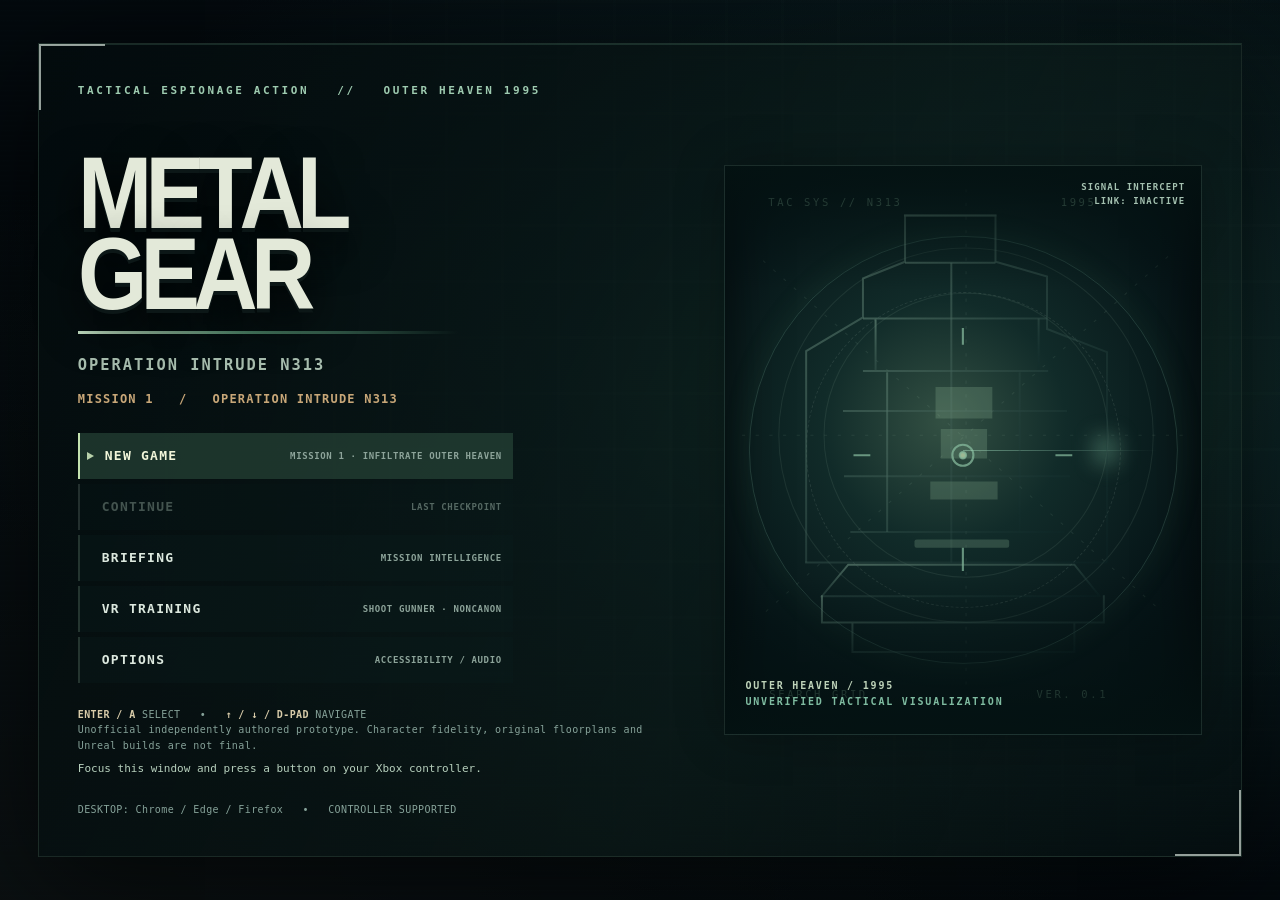
<file: browser/index.html>
<!doctype html>
<html lang="en">
<head>
<meta charset="UTF-8"><meta name="viewport" content="width=device-width,initial-scale=1.0,viewport-fit=cover">
<meta name="theme-color" content="#091215">
<title>Metal Gear — Operation Intrude N313 | Campaign Playtest</title>
<style>
:root{color-scheme:dark;font-family:Inter,ui-sans-serif,system-ui,Segoe UI,Arial,sans-serif;color:#e9eee9;background:#071113}*{box-sizing:border-box}
html,body{margin:0;width:100%;height:100%;overflow:hidden;background:#050b0d}canvas#gl{display:block;width:100%;height:100%;touch-action:none}
#grain{pointer-events:none;position:fixed;inset:0;background:radial-gradient(ellipse at 50% 40%,transparent 40%,#01050799 100%);z-index:2}
/* Impact cue: peripheral only, over player view but below tactical HUD. */
#damageFlash{pointer-events:none;position:fixed;inset:-20%;z-index:2;opacity:0;transform-origin:center;background:radial-gradient(ellipse at center,transparent 25%,#85282125 55%,#cf3d2d94 90%,#ed735475 100%);transition:opacity .08s linear;mix-blend-mode:screen}
#hud{position:fixed;inset:0;pointer-events:none;z-index:3;text-shadow:0 2px 8px #000b}
#top{position:absolute;top:22px;left:28px;right:28px;display:flex;align-items:start;justify-content:space-between;gap:16px}
#brand small{font-size:10px;letter-spacing:.28em;color:#aac7b7}#brand strong{display:block;font-size:17px;letter-spacing:.11em;font-weight:800;color:#e7e8db}
#meta{display:flex;flex-direction:column;align-items:flex-end;gap:5px;font:12px ui-monospace,Consolas,monospace;color:#9fc1b0}
#objective{position:absolute;top:102px;left:28px;max-width:500px;background:#07191cb5;border-left:3px solid #85d7aa;padding:12px 16px;border-radius:0 8px 8px 0}
#objective .kicker{color:#70bd9c;font:10px ui-monospace,monospace;letter-spacing:.2em}#objective .detail{font-size:14px;font-weight:650;line-height:1.5;margin-top:4px}
#hint{font-size:12px;color:#dfd3a7;margin-top:6px}#hint:empty{display:none}
#reticle{position:absolute;left:50%;top:50%;width:24px;height:24px;transform:translate(-50%,-50%);opacity:0;transition:opacity .1s}
#reticle:before,#reticle:after{content:"";position:absolute;background:#e5ece0;box-shadow:0 0 5px #000}#reticle:before{width:2px;height:24px;left:11px}#reticle:after{height:2px;width:24px;top:11px}
#subtitle{position:absolute;bottom:90px;left:50%;transform:translateX(-50%);width:min(90%,710px);text-align:center;font-size:16px;line-height:1.5;white-space:pre-line;font-weight:600;color:#f4f2dc;background:#061115cc;border:1px solid #405d57;padding:12px 18px;border-radius:6px;opacity:0;transition:opacity .2s}
#prompt{position:absolute;bottom:164px;left:50%;transform:translateX(-50%);color:#e5edcf;background:#09211adb;border:1px solid #85bf9b99;padding:8px 14px;border-radius:4px;font-size:12px;letter-spacing:.06em;opacity:0}
#bottom{position:absolute;left:28px;right:28px;bottom:18px;display:flex;justify-content:space-between;align-items:end;gap:16px}
#status{font:12px ui-monospace,Consolas,monospace;color:#adbfac;line-height:1.7}#controls{font:11px ui-monospace,Consolas,monospace;color:#b1b9ae;text-align:right;line-height:1.6}
#alert{position:absolute;top:18px;left:50%;transform:translateX(-50%);font:700 13px ui-monospace,monospace;letter-spacing:.26em;color:#ff6d67;background:#3f1118cf;border:1px solid #af3632;padding:8px 20px;opacity:0}
#meters{margin-top:7px;display:flex;gap:3px}#meters b{height:5px;width:25px;background:#385448}#meters b.on{background:#9bddb0}#meters b.alert.on{background:#ef7c6a}
#tutorial{position:absolute;left:28px;bottom:123px;width:min(410px,43vw);background:#071b1bdb;border-left:3px solid #9cc7a2;border-radius:0 6px 6px 0;padding:10px 14px;opacity:0;transition:opacity .22s}
#tutorial strong{display:block;letter-spacing:.14em;color:#a6dfb9;font:700 11px ui-monospace,monospace}
#tutorial span{font-size:12px;line-height:1.5;display:block;margin-top:4px}
#equip{position:absolute;right:25px;bottom:145px;width:260px;display:none;background:#07191ced;border:1px solid #607d65;padding:13px;border-radius:4px;font:12px ui-monospace,monospace}
#equip .kicker{font-size:10px;letter-spacing:.10em;color:#aee7bd;margin-bottom:10px}
#equip .slot{padding:8px 5px;margin-bottom:3px;border-bottom:1px solid #364e49}
#equip .slot.picked{color:#f3dea7;background:#264234}
#equip .slot.locked{color:#dd8a78}
#equip small{color:#a7c0b0;font-size:10px;line-height:1.5;display:block;margin-top:8px}
#radarBox{position:absolute;top:93px;right:28px;border:1px solid #547a68;background:#061719dc;padding:7px;width:198px}
#radarTitle{font:10px ui-monospace,monospace;letter-spacing:.1em;color:#98dbb1;margin-bottom:5px}
#radar{display:block;width:182px;height:140px}
#radarLegend{border-top:1px solid #37574d;padding-top:5px;color:#9bcdb1;font:8px ui-monospace,monospace;letter-spacing:.035em;white-space:nowrap;text-shadow:none}
.checklabel{display:flex;gap:9px;align-items:center;color:#d3e2d3;font-size:12px;margin:10px 0 14px}
.checklabel input{accent-color:#9acfaa}
#intro,#pause,#intel,#complete,#missionFail{position:fixed;inset:0;display:flex;align-items:center;justify-content:center;z-index:7;background:linear-gradient(130deg,#030d10ef,#07191ddf);padding:24px}
#pause,#intel,#complete,#missionFail{display:none}
.panel{width:min(94vw,620px);border:1px solid #3e5b58;background:#08181bfa;box-shadow:0 28px 100px #000c;padding:33px 35px;border-radius:6px}
.eyebrow{font:11px ui-monospace,Consolas,monospace;letter-spacing:.28em;color:#7dc29e}
h1{font-size:clamp(26px,4.8vw,42px);line-height:1.08;letter-spacing:-.03em;margin:12px 0}h2{font-size:25px;margin:9px 0 18px}p{line-height:1.58;color:#c5cec7;font-size:14px}p em{color:#e9e3c1;font-style:normal}strong{color:#f0f3e8}
.rule{border-top:1px solid #31514b;margin:19px 0}button{pointer-events:auto;cursor:pointer;background:#a8d9b8;color:#081611;border:0;border-radius:3px;padding:12px 20px;font-weight:800;text-transform:uppercase;letter-spacing:.08em;font-size:12px}button:hover{background:#d0ecd3}button.secondary{background:transparent;color:#d0e5d3;border:1px solid #536e62;margin-left:7px}button.secondary:hover{background:#19342e}
.tag{font-size:10px;text-transform:uppercase;letter-spacing:.12em;color:#d5b788;border:1px solid #977e55;padding:5px 7px;display:inline-block;margin-bottom:6px}
#fail{position:absolute;top:48%;width:100%;text-align:center;color:#f7bcae;background:#470f18a8;padding:18px;z-index:5;display:none;font-size:22px;font-weight:bold}
@media(max-width:700px){#top{top:13px;left:13px;right:13px}#brand strong{font-size:12px}#meta{font-size:10px}#objective{top:75px;left:12px;right:12px;max-width:none;padding:9px}#objective .detail{font-size:12px}#bottom{left:12px;right:12px;bottom:12px}#controls{max-width:180px;font-size:9px}#subtitle{bottom:105px;font-size:13px}#tutorial{left:12px;bottom:118px;width:min(390px,75vw)}#equip{right:12px;bottom:184px;width:220px}#radarBox{top:176px;right:12px;width:132px;padding:5px}#radar{width:120px;height:96px}#radarLegend{font-size:7px;white-space:normal}.panel{padding:24px}}

/* Tactical HUD v0.5: legible MGS-inspired instrumentation, original typography. */
#brand strong{color:#e6f1e6;text-shadow:0 2px 11px #081c19;letter-spacing:.145em}
#brand small{color:#8fcbb7}
#objective{background:linear-gradient(100deg,#092123ed,#0b2427c4);border-left:3px solid #80e2ae;border-top:1px solid #365b52;border-bottom:1px solid #365b52;box-shadow:0 12px 20px #0006}
#objective:before{content:'OPERATION // INTRUDE N313';position:absolute;right:12px;top:8px;font:8px ui-monospace,monospace;letter-spacing:.12em;color:#749888}
#radarBox{background:linear-gradient(145deg,#091f21fa,#030d10ee);border:1px solid #568578;box-shadow:0 4px 28px #000a,inset 0 0 0 2px #081415}
#radarTitle{border-bottom:1px solid #416b62;padding-bottom:6px;font-size:10px}
#radar{filter:drop-shadow(0 0 5px #53bc9040)}
#alert{font-weight:900;letter-spacing:.2em;padding:10px 20px;border:2px solid #ec735a;box-shadow:0 0 18px #d4383c55}
#subtitle{background:linear-gradient(95deg,#061417f5,#0e282bdc,#061417f5);border-top:2px solid #7dbda6;border-bottom:2px solid #7dbda6;box-shadow:0 8px 30px #0009}
#status{font-size:11px;background:#081d1dc9;border-left:2px solid #7aaf9c;padding:7px 10px}
#equip{background:linear-gradient(115deg,#091c1bf8,#071115f5);border:1px solid #80b4a3;border-top:3px solid #9bd3ae;box-shadow:0 0 22px #000b}
#equip .slot{padding:10px 7px;font-size:12px;transition:background .13s}
#equip .slot.picked{background:#34594b;color:#f7e5ab;border-left:2px solid #e4c786}
#equip .slot.locked{color:#cf827b}
#lifeBox{position:absolute;left:28px;bottom:85px;width:256px;background:#071a1ada;border:1px solid #4e786b;padding:9px 11px;box-shadow:0 2px 22px #0008}
#lifeTop{display:flex;justify-content:space-between;letter-spacing:.13em;color:#a4d9b8;font:700 10px ui-monospace,monospace}
#lifeTrack{height:10px;background:#1c302e;border:1px solid #3e5b53;margin-top:7px}
#lifeFill{height:100%;width:100%;background:linear-gradient(90deg,#447a6a,#8bd2ad);transition:width .16s}
#coverFeedback{position:absolute;right:27px;top:292px;max-width:240px;text-align:right;font:700 10px ui-monospace,monospace;letter-spacing:.05em;line-height:1.5;color:#e3a77e;text-shadow:0 1px 7px black}
#coverFeedback[data-safe=yes]{color:#93dfb3}
#hud:after{content:'';position:absolute;inset:0;pointer-events:none;background:repeating-linear-gradient(0deg,transparent 0px,transparent 4px,#050f1110 5px);opacity:.22;mix-blend-mode:multiply}
@media(max-width:700px){#lifeBox{left:12px;bottom:89px;width:190px;padding:7px}#coverFeedback{right:10px;top:286px;max-width:130px;font-size:8px}#objective:before{display:none}}

#foxBox{position:absolute;left:28px;bottom:160px;width:256px;background:#071c20e6;border:1px solid #438b99;padding:9px 11px;box-shadow:0 3px 22px #000b}
#foxBox .foxTop{display:flex;justify-content:space-between;color:#afe2f0;font:700 10px ui-monospace,monospace;letter-spacing:.06em}
#foxTrack{height:9px;background:#1b2e34;border:1px solid #426b72;margin-top:7px}
#foxFill{height:100%;width:100%;background:linear-gradient(90deg,#367889,#a2dfea);transition:width .16s}
#foxTactics{font:10px ui-monospace,monospace;color:#8cbaca;margin-top:5px}
#foxBox[data-danger=yes] #foxFill{background:linear-gradient(90deg,#a22c37,#ee8870)}
@media(max-width:700px){#foxBox{left:12px;bottom:161px;width:190px;padding:7px}}

/* Earned end-state: a visible security shutter, not just a congratulatory line. */
#endPanel{width:min(94vw,720px);border-top:3px solid #95d3b0;background:linear-gradient(125deg,#0a1b1d,#061014);}
#endPanel h1{font-size:clamp(32px,5vw,50px);color:#c9f1d7;letter-spacing:.04em;margin-bottom:10px}
#endPanel p{margin:11px 0;font-size:13px}
#endPanel #stats{color:#edcf8f;font:700 13px ui-monospace,monospace;padding:13px;background:#132c29;border-left:2px solid #9fe8b2}
#secureSequence{height:150px;background:radial-gradient(ellipse at 50% 15%,#325049,#061011);border:1px solid #467c66;position:relative;overflow:hidden;margin:15px 0 8px}
.blastGate{position:absolute;inset:9px 12px 30px;border:8px ridge #4e6663;background:#152b2c;overflow:hidden}
.gateLeft,.gateRight{position:absolute;top:0;bottom:0;width:50%;background:repeating-linear-gradient(0deg,#425653 0 17px,#253a3b 18px 22px);border:3px solid #74908a;transition:transform 1.2s ease}
.gateLeft{left:0;transform:translateX(-100%)}.gateRight{right:0;transform:translateX(100%)}
#secureSequence.played .gateLeft,#secureSequence.played .gateRight{transform:translateX(0)}
.gateSeam{position:absolute;left:calc(50% - 4px);top:0;height:100%;width:8px;background:#acbb8d;opacity:.7}
.sealReadout{position:absolute;left:0;right:0;bottom:0;padding:6px;background:#071f1c;color:#c3ead0;text-align:center;font:700 11px ui-monospace,monospace;letter-spacing:.13em}
.signalLamp{color:#65f6a4;text-shadow:0 0 9px #6fda96}
@media(max-height:650px){#endPanel{padding:15px 22px}#secureSequence{height:88px}#endPanel p{margin:6px 0}}
.padReadout{font:11px/1.5 ui-monospace,monospace;color:#b7d0bd;margin:8px 0;overflow-wrap:anywhere}#intro .panel{max-height:92vh;overflow:auto}

/* MGS equipment affordance: scroll rather than a long inventory dump.
   Real input/equip state is held in game.js, this is a non-interactive view. */
#equip{bottom:125px;left:22px;right:auto;width:min(630px,calc(100vw - 44px));
 padding:14px 16px 12px;z-index:5;pointer-events:none;overflow:hidden;
 background:linear-gradient(125deg,#061113fa,#0c2727f0 78%,#071619fa)}
#equip[data-category=weapons]{left:auto;right:22px}
#equip .mg-strip-heading{display:flex;justify-content:space-between;align-items:center;
 font:700 10px ui-monospace,Consolas,monospace;color:#a9e2b8;letter-spacing:.14em}
#equip .mg-strip-heading span:last-child{color:#839c8e}
#equip .mg-strip-track{display:grid;grid-template-columns:repeat(5,minmax(0,1fr));
 align-items:center;gap:6px;margin:9px 0 8px;min-height:112px}
#equip .mg-strip-card{position:relative;text-align:center;min-width:0;min-height:85px;
 padding:9px 3px 6px;display:flex;flex-direction:column;justify-content:center;
 border:1px solid #3d665c;background:#102325a8;opacity:.65;filter:saturate(.65);
 transform:scale(.88);transition:transform .12s ease,background .12s ease,opacity .12s ease}
#equip .mg-strip-card[data-offset="-2"],#equip .mg-strip-card[data-offset="2"]{
 opacity:.35;transform:scale(.78)}
#equip .mg-strip-card[data-current="true"]{opacity:1;transform:scale(1);
 border:2px solid #d4e9ba;background:#20483b;box-shadow:0 0 15px #75b99a55;
 filter:none;min-height:108px}
#equip .mg-strip-card[data-unavailable="true"]{border-style:dashed;filter:grayscale(.9)}
#equip .mg-strip-card[data-empty="true"]{visibility:hidden;opacity:0}
#equip .mg-strip-icon{font:700 26px ui-monospace,monospace;color:#d6ead2;line-height:1.1}
#equip .mg-strip-name{font:700 10px ui-monospace,monospace;color:#d6ecd9;
 overflow:hidden;text-overflow:ellipsis;white-space:nowrap;margin-top:6px}
#equip .mg-strip-count{font:10px ui-monospace,monospace;color:#f1dca7;margin-top:4px}
#equip .mg-strip-footer{font:11px ui-monospace,monospace;line-height:1.4;
 color:#b4c8ba;border-top:1px solid #385c50;padding-top:7px;min-height:31px}
#equip .mg-strip-current{text-align:center;font:700 12px ui-monospace,monospace;
 letter-spacing:.04em;color:#f6e5bb}
@media(max-width:700px){
 #equip,#equip[data-category=weapons]{left:9px;right:9px;width:auto;bottom:164px;padding:9px}
 #equip .mg-strip-track{gap:3px;min-height:90px}
 #equip .mg-strip-card{padding:5px 0;min-height:65px}
 #equip .mg-strip-card[data-current="true"]{min-height:89px}
 #equip .mg-strip-icon{font-size:19px}
 #equip .mg-strip-name{font-size:8px}
 #equip .mg-strip-footer{font-size:9px}
}
@media(prefers-reduced-motion:reduce){
 #equip .mg-strip-card{transition:none}
}
</style>
<link rel="stylesheet" href="title_screen.css">
</head><body>
<canvas id="gl" aria-label="Real-time third person 3D prison infiltration game"></canvas><div id="grain"></div><div id="damageFlash" aria-hidden="true"></div>
<div id="hud"><div id="top"><div id="brand"><small>OUTER HEAVEN • 1995</small><strong>METAL GEAR <span style="color:#84cfaa">//</span> N313</strong></div><div id="meta"><span id="controller">KEYBOARD + MOUSE</span><span id="quality">PERFORMANCE</span><span id="fps">60 FPS TARGET</span></div></div>
<div id="objective"><div class="kicker" id="phase">INFILTRATION</div><div class="detail" id="obj">Contact the prisoner.</div><div id="hint"></div><div id="propertyCaption" class="detail"></div><div id="meters"></div></div><div id="alert">ENEMY ALERT</div><div id="radarBox"><div id="radarTitle">FIELD MAP</div><canvas id="radar" width="182" height="140" aria-label="Guard facing directions, obstacle-clipped visual ranges, Snake and Gray Fox positions; radar becomes unavailable during enemy alert"></canvas><div id="radarLegend" aria-hidden="true">◢ GUARD FOV &nbsp; △ FACING &nbsp; · NEAR DETECTION</div></div><div id="reticle"></div><div id="coverFeedback" aria-live="off"></div><div id="subtitle"></div><div id="prompt"></div><div id="tutorial" role="status" aria-live="polite"><strong id="tutorialTitle"></strong><span id="tutorialBody"></span></div><div id="equip" aria-live="off"></div><div id="foxBox" style="display:none" aria-label="Gray Fox escort health"><div class="foxTop"><span>GRAY FOX // LIFE</span><span id="foxHP">100 / 100</span></div><div id="foxTrack"><div id="foxFill"></div></div><div id="foxTactics">FOLLOWING</div></div><div id="lifeBox"><div id="lifeTop"><span>FOXHOUND // LIFE</span><span id="lifeHP">100 / 100</span></div><div id="lifeTrack"><div id="lifeFill"></div></div></div><div id="bottom"><div id="status">EQUIPMENT: CONFISCATED<br>STANCE: STANDING<br>CHECKPOINT: AUTO</div><div id="controls">WASD MOVE · MOUSE LOOK · E CONTEXT COVER · V COVER · F/N KNOCK · CTRL CROUCH<br>RMB AIM · F TAKEDOWN · J INTEL · ESC PAUSE · R RETRY CHECKPOINT<br>XBOX: LS MOVE · RS CAMERA · A CONTEXT COVER · B CROUCH · X KNOCK/CQC</div></div></div>
<div id="fail"></div>
<div id="intro" class="mg-title" role="dialog" aria-label="Metal Gear 1995 title screen" aria-modal="true">
 <div class="mg-title__grid" aria-hidden="true"></div><div class="mg-title__noise" aria-hidden="true"></div><div class="mg-title__scan" aria-hidden="true"></div>
 <main class="mg-title__composition">
  <section class="mg-title__left" aria-label="Game start menu">
   <div class="mg-title__label">TACTICAL ESPIONAGE ACTION &nbsp; // &nbsp; OUTER HEAVEN 1995</div>
   <h1 class="mg-title__logo" aria-label="Metal Gear"><em>METAL</em><em>GEAR</em></h1>
   <div class="mg-title__divider" aria-hidden="true"></div>
   <div class="mg-title__sub">OPERATION INTRUDE N313</div>
   <div class="mg-title__chapter">MISSION 1 &nbsp; / &nbsp; OPERATION INTRUDE N313</div>
   <nav class="mg-title__menu" aria-label="Main menu">
    <button id="start" class="mg-title__action" data-selected="true">NEW GAME <small>MISSION 1 · INFILTRATE OUTER HEAVEN</small></button>
    <button id="resume" class="mg-title__action" disabled>CONTINUE <small>LAST CHECKPOINT</small></button>
    <button id="brief" class="mg-title__action">BRIEFING <small>MISSION INTELLIGENCE</small></button>
    <button id="rehearse" class="mg-title__action">VR TRAINING <small>SHOOT GUNNER · NONCANON</small></button>
    <button id="menuOptions" class="mg-title__action" aria-expanded="false" aria-controls="menuOptionsPanel">OPTIONS <small>ACCESSIBILITY / AUDIO</small></button>
   </nav>
   <div id="menuOptionsPanel" class="mg-title__options" hidden>
    <label class="checklabel"><input id="rigToggle" type="checkbox"> Review original cast GLBs and animations (Three.js library needs internet)</label>
    <div id="rigStatus" class="mg-title__menu-status">LOCAL CHARACTER RIGS</div>
    <label class="checklabel"><input id="tipsToggle" type="checkbox" checked> Show contextual training prompts (T)</label>
    <label class="checklabel"><input id="voiceToggle" type="checkbox"> Read dialogue aloud with a local device voice</label>
    <div class="mg-title__menu-status">Reduced motion follows your device settings. Gameplay and text remain available without voice audio.</div>
    <a class="mg-title__menu-status" style="display:block;color:#bde5c3;margin-top:12px" href="atlas.html" target="_blank" rel="noopener noreferrer">DEVELOPMENT: OUTER HEAVEN ARCHITECTURE ATLAS · SPOILERS</a>
   </div>
   <p class="mg-title__foot"><strong>ENTER / A</strong> SELECT &nbsp; • &nbsp; <strong>↑ / ↓ / D-PAD</strong> NAVIGATE<br>
   Unofficial independently authored prototype. Character fidelity, original floorplans and Unreal builds are not final.</p>
   <div id="padReadout" class="padReadout" aria-live="off"></div>
   <p id="support" class="mg-title__foot">DESKTOP: Chrome / Edge / Firefox &nbsp; • &nbsp; CONTROLLER SUPPORTED</p>
  </section>
  <div class="mg-title__visual" aria-hidden="true">
   <div class="mg-title__ring"></div><div class="mg-title__sweep"></div>
   <svg viewBox="0 0 430 540" xmlns="http://www.w3.org/2000/svg" role="presentation" focusable="false">
    <defs><linearGradient id="mgMenuSteel" x1="0" y1="0" x2="1" y2="1"><stop stop-color="#769a88" stop-opacity=".72"/><stop offset="1" stop-color="#0e292a" stop-opacity=".3"/></linearGradient></defs>
    <g stroke="#b6d6bc" fill="none" stroke-opacity=".12">
      <circle cx="218" cy="256" r="178"/><circle cx="218" cy="256" r="135"/>
      <path d="M218 22V514M5 256H425M25 90L400 420M410 86L25 426" stroke-dasharray="3 10"/>
    </g>
    <!-- Original abstract Outer Heaven radar display, not a geographical canon map. -->
    <g stroke="url(#mgMenuSteel)" fill="none" stroke-width="1.9" transform="translate(10 25)">
     <path d="M56 352V151L110 119 110 82 150 66 150 22 236 22 236 66 285 80V130L342 152V352"/>
     <path d="M110 120H285M150 67H236M110 170H286M91 208H304M92 270H307M98 323H301"/>
     <path d="M133 171V323M194 67V352M259 171V323"/>
     <path d="M96 354H311L335 384H71Z"/>
     <path d="M122 121L122 169M277 120V169"/>
     <path d="M149 22H237M55 352H342"/>
     <path d="M71 383V409H339V383M100 409V437H311V409"/>
    </g>
    <g fill="#91bb9a" opacity=".30">
      <path d="M189 210h54v30h-54zM194 250h44v28h-44zM184 300h64v17h-64z"/>
      <rect x="169" y="355" width="90" height="8" rx="2"/>
    </g>
    <g stroke="#9ad2b1" stroke-width="2" stroke-opacity=".78" fill="none">
     <path d="M215 170V154M215 363V385M127 275H111M303 275H319"/>
     <circle cx="215" cy="275" r="10"/><circle cx="215" cy="275" r="3" fill="#bbd5a9"/>
    </g>
    <g fill="#9fd3b0" font-family="monospace" font-size="10" letter-spacing="2.5" opacity=".63">
     <text x="30" y="38">TAC SYS // N313</text><text x="308" y="38">1995</text>
     <text x="31" y="506">SEARCH GRID</text><text x="285" y="506">VER. 0.1</text>
    </g>
   </svg>
   <div class="mg-title__corner">SIGNAL INTERCEPT<br>LINK: INACTIVE</div>
   <div class="mg-title__visual-text">OUTER HEAVEN / 1995
    <span>UNVERIFIED TACTICAL VISUALIZATION</span></div>
  </div>
 </main>
 <div id="newGameConfirm" class="mg-title__confirm" hidden role="alertdialog" aria-modal="true" aria-labelledby="newGameConfirmTitle">
  <div class="mg-title__confirm-panel">
   <div class="eyebrow">MISSION DATA / SAVE SLOT 01</div>
   <h2 id="newGameConfirmTitle">START A NEW OPERATION?</h2>
   <p>The current checkpoint will be replaced by a new infiltration. Existing progress cannot be resumed from this slot afterward.</p>
   <div class="mg-title__confirm-actions">
    <button id="cancelNewGame" data-selected="true" class="secondary">KEEP CURRENT CHECKPOINT</button>
    <button id="confirmNewGame">REPLACE &amp; BEGIN</button>
   </div>
  </div>
 </div>
</div>
<div id="briefing" style="display:none;position:fixed;inset:0;align-items:center;justify-content:center;z-index:9;background:#030e10f5;padding:24px" role="dialog" aria-modal="true" aria-labelledby="briefingTitle">
 <div class="panel mg-briefing-panel">
  <div class="eyebrow">FOXHOUND // 1995 // OPERATION INTRUDE N313</div>
  <h2 id="briefingTitle">MISSION BRIEFING</h2>
  <div class="mg-briefing__duo" aria-label="Operation control personnel">
   <div class="mg-briefing__head"><div id="briefingSnakePortrait" class="mg-title__portrait"></div><span>SOLID SNAKE<br><small>FIELD OPERATIVE</small></span></div>
   <div class="mg-briefing__comms"><span class="mg-briefing__freq">120.85</span><span>ENCRYPTED<br>FOXHOUND LINK</span><svg viewBox="0 0 130 25" width="100%" aria-hidden="true"><path d="M0 13H20l6 -6 8 12 7 -14 8 8 11 -3 6 -7 6 16 7 -7 10 2 12 -5 5 7 30 -3" fill="none" stroke="#8dcfb2" stroke-width="2"/></svg></div>
   <div class="mg-briefing__head"><div id="briefingBossPortrait" class="mg-title__portrait"></div><span>BIG BOSS<br><small>MISSION COMMAND</small></span></div>
  </div>
  <p><strong>PRIMARY OBJECTIVE</strong><br>Gray Fox disappeared inside Outer Heaven. His final transmission contained two words: “Metal Gear.” This is Solid Snake’s first FOXHOUND operation. Enter Building 1, locate Fox and establish what he discovered.</p>
  <p><strong>OPERATIONAL PRIORITY</strong><br>Stay undetected where possible, investigate the environment, and use the transceiver whenever you need the context you have actually earned.</p>
  <p class="mg-briefing__notice">This is a modernised, independently authored adaptation of the original mission. New dialogue, spaces and interactions are clearly distinguished from verified 1987 material.</p>
  <div class="mg-briefing__actions"><button id="briefStart">START MISSION</button><button class="secondary" id="backBrief">RETURN TO TITLE</button></div>
 </div>
</div><div id="pause"><div class="panel"><div class="eyebrow">PAUSED</div><h2>Infiltration suspended</h2><p>Pause is safe. Resume, review intel, or retry the latest saved checkpoint without losing earned progress. Press R in play to retry.</p><div id="pausePadReadout" class="padReadout"></div><button id="unpause">RESUME</button><button class="secondary" id="pauseIntel">INTEL</button><button class="secondary" id="restart">RETRY FROM CHECKPOINT</button></div></div>
<div id="intel"><div class="panel"><div class="eyebrow">MISSION ARCHIVE</div><h2>Rescue intelligence</h2><p id="intelText">No intelligence recovered yet. Find Gray Fox first.</p><p style="font-size:12px">This is a paraphrased gameplay placeholder, not final source-authentic dialogue.</p><button id="closeIntel">CLOSE</button></div></div>
<div id="missionFail"><div class="panel"><div class="eyebrow">OPERATION INTRUDE N313 // FAILED</div><h2>GRAY FOX DOWN</h2><p>The prisoner did not survive the extraction. Protect him, use cover, and make sure he reaches the exit with Snake.</p><p id="failStats">GRAY FOX KIA — ESCORT FAILED</p><button id="retryEscort">Retry from last checkpoint</button></div></div><div id="complete"><div class="panel" id="endPanel"><div class="eyebrow">OPERATION INTRUDE N313 // SECTOR OBJECTIVE CLEARED</div>
<h1>Prison sector<br>cleared.</h1>
<p>Gray Fox identified Metal Gear as a nuclear-capable walking tank. Shoot Gunner is down. Snake recovered Card 3 and crossed the east shutter.</p>
<p id="propertyOutcome"></p>
<p><strong>Next objective</strong><br>Locate Dr. Pettrovich, the engineer who designed Metal Gear.</p>
<button id="finishIntel">REVIEW FOX'S WORDS</button><button class="secondary" id="returnToGame">RETURN TO PLAY</button><button class="secondary" id="retry">RETRY FROM CHECKPOINT</button></div></div>
<script src="dialogue.js"></script><script src="story_relationships.js"></script><script src="codec_portraits.js"></script><script src="cinematic_director.js"></script><script src="tutorial.js"></script><script src="assets/field_rigs.js"></script><script src="animation_intent.js"></script><script src="field_renderer.js"></script><script src="assets/freight_plates.js"></script><script src="equipment_strip.js"></script><script src="game.js"></script>
<script type="importmap">{"imports":{"three":"https://cdn.jsdelivr.net/npm/three@0.173.0/build/three.module.js","three/addons/":"https://cdn.jsdelivr.net/npm/three@0.173.0/examples/jsm/"}}</script>
<script>
document.getElementById('rigToggle').addEventListener('change', function() {
  if (!this.checked) return;
  import('./rigged_characters.js').catch(() => {
    this.checked = false;
    document.getElementById('rigStatus').textContent = 'LOCAL FIELD RIGS ACTIVE · GLB LIBRARY UNAVAILABLE';
  });
});
</script>
</body></html>
</file>
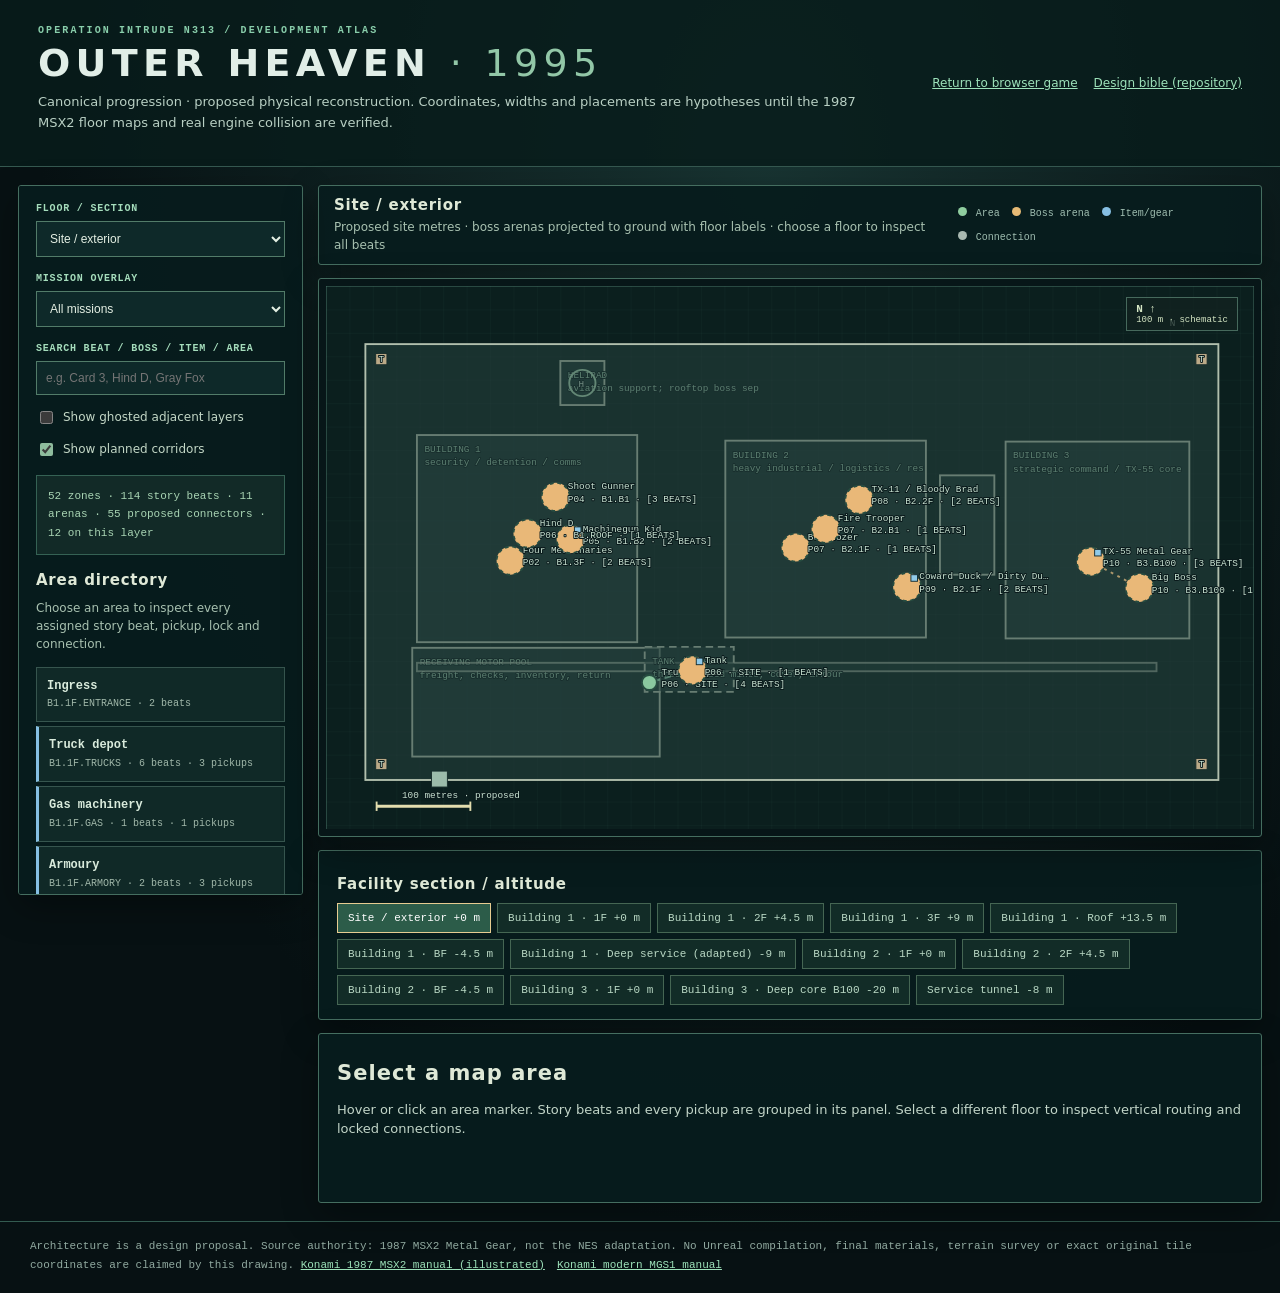
<file: browser/atlas.html>
<!doctype html>
<html lang="en">
<head>
<meta charset="utf-8"><meta name="viewport" content="width=device-width,initial-scale=1">
<title>Outer Heaven 1995 · Architectural Atlas</title>
<link rel="stylesheet" href="atlas/map.css">
</head>
<body>
<header class="mast">
 <div><div class="kicker">OPERATION INTRUDE N313 / DEVELOPMENT ATLAS</div>
 <h1>OUTER HEAVEN <span>· 1995</span></h1>
 <p>Canonical progression · proposed physical reconstruction. Coordinates, widths and placements are hypotheses until the 1987 MSX2 floor maps and real engine collision are verified.</p></div>
 <nav><a href="index.html">Return to browser game</a><a href="https://github.com/MiyazakiTheFalse/Metal-Gear-1987-Remaster/blob/feature/character-art-pipeline-1995/docs/OUTER_HEAVEN_MASTER_ARCHITECTURE_1995.md" target="_blank">Design bible (repository)</a></nav>
</header>
<main>
 <aside class="side panel">
 <label for="floor">FLOOR / SECTION</label><select id="floor"></select>
 <label for="mission">MISSION OVERLAY</label><select id="mission"><option value="">All missions</option></select>
 <label for="filter">SEARCH BEAT / BOSS / ITEM / AREA</label><input id="filter" type="search" placeholder="e.g. Card 3, Hind D, Gray Fox">
 <label class="check"><input id="ghost" type="checkbox"> Show ghosted adjacent layers</label>
 <label class="check"><input id="connections" type="checkbox" checked> Show planned corridors</label>
 <div id="stats" class="stats">Loading atlas…</div>
 <h2>Area directory</h2><div class="small">Choose an area to inspect every assigned story beat, pickup, lock and connection.</div>
 <div id="directory" class="directory" role="navigation" aria-label="Atlas area directory"></div>
 </aside>
 <section class="map-column">
  <div class="map-header panel">
   <div><h2 id="mapTitle">Site overview</h2><div id="mapCaption" class="small"></div></div>
   <div class="legend"><span><b class="dot green"></b> Area</span><span><b class="dot amber"></b> Boss arena</span><span><b class="dot blue"></b> Item/gear</span><span><b class="dot pale"></b> Connection</span></div>
  </div>
  <div class="map-viewport panel"><svg id="map" viewBox="0 0 990 580" role="img" aria-label="Annotated multi-floor Outer Heaven campus map">
   <defs><pattern id="grid" width="25" height="25" patternUnits="userSpaceOnUse"><path d="M25 0H0V25" fill="none" stroke="#568277" stroke-width=".3" opacity=".35"/></pattern></defs>
  </svg><div class="compass">N ↑ <span id="scale">100 m · schematic</span></div></div>
  <div class="stack panel"><h2>Facility section / altitude</h2><div id="stack" class="stackGrid"></div></div>
  <div class="details panel" id="detail" aria-live="polite"><h2>Select a map area</h2><p>Hover or click an area marker. Story beats and every pickup are grouped in its panel. Select a different floor to inspect vertical routing and locked connections.</p></div>
 </section>
</main>
<footer>Architecture is a design proposal. Source authority: 1987 MSX2 Metal Gear, not the NES adaptation. No Unreal compilation, final materials, terrain survey or exact original tile coordinates are claimed by this drawing. <span id="sourceLinks"></span></footer>
<script src="atlas/map.js"></script>
</body></html>
</file>
<file: browser/title_screen.css>
/* Outer Heaven 1995 — original atmospheric metagame shell.
 * Inspired by cinematic espionage UI conventions, not a lifted MGS screen.
 * No Konami logo, artwork, music or copyrighted menu animations embedded. */
#intro.mg-title {
  display:flex;position:fixed;inset:0;overflow:auto;align-items:center;
  justify-content:center;padding:clamp(16px,3vw,46px);
  background:radial-gradient(ellipse at 72% 42%,#16372e 0%,#091d20 28%,#03090d 73%);
  color:#dce8df;font-family:ui-sans-serif,system-ui,Segoe UI,sans-serif;
  isolation:isolate;
}
.mg-title__grid {
  pointer-events:none;position:absolute;inset:0;z-index:-1;opacity:.36;
  background-image:linear-gradient(90deg,transparent 95%,#7cac931d 95%),
    linear-gradient(0deg,transparent 95%,#7cac931a 95%);
  background-size:56px 56px;
  mask-image:radial-gradient(ellipse at 67% 42%,#000 4%,transparent 75%);
}
.mg-title__scan {
  pointer-events:none;position:absolute;inset:0;z-index:0;opacity:.38;
  background:repeating-linear-gradient(0deg,transparent 0 3px,#0d212522 4px 5px);
}
.mg-title__noise {
  pointer-events:none;position:absolute;inset:-20%;z-index:0;opacity:.55;
  background:radial-gradient(ellipse at 75% 40%,#7ee2a918,transparent 37%),
    radial-gradient(ellipse at 18% 91%,#b5b68117,transparent 51%);
  animation:mg-attract-breathe 9s ease-in-out infinite alternate;
}
.mg-title__composition {
  position:relative;z-index:1;display:grid;grid-template-columns:minmax(330px,1fr) minmax(280px,.82fr);
  gap:clamp(24px,5vw,92px);align-items:center;width:min(1240px,100%);
  min-height:min(710px,calc(100vh - 60px));padding:clamp(20px,3vw,40px);
  border:1px solid #48665751;
  background:linear-gradient(115deg,#030b0de5,#0a1917a3 60%,#0713115e);
  box-shadow:0 25px 110px #000a, inset 0 1px #88d4ae26;
}
.mg-title__composition:before,
.mg-title__composition:after{
  content:"";position:absolute;width:64px;height:64px;pointer-events:none;
  border-color:#8ecdb4;opacity:.67;
}
.mg-title__composition:before{top:0;left:0;border-left:2px solid;border-top:2px solid}
.mg-title__composition:after{bottom:0;right:0;border-right:2px solid;border-bottom:2px solid}
.mg-title__label {font:700 11px/1.5 ui-monospace,Consolas,monospace;
  letter-spacing:.24em;color:#9ecbb0;text-transform:uppercase}
.mg-title__logo {
  margin:clamp(18px,6vh,72px) 0 8px;
  font:900 clamp(58px,8vw,130px)/.79 Impact,"Arial Narrow",ui-sans-serif,sans-serif;
  letter-spacing:-.075em;transform:scaleX(.87);transform-origin:left center;
  color:#e3e9d9;text-shadow:0 4px #0c1717,0 16px 48px #000;
}
.mg-title__logo em {display:block;font-style:normal}
.mg-title__divider{height:3px;width:min(380px,92%);margin:16px 0 19px;
  background:linear-gradient(90deg,#c9e5c8,#4c8468 45%,transparent);}
.mg-title__sub{font:700 clamp(12px,1.2vw,16px)/1.6 ui-monospace,Consolas,monospace;
  letter-spacing:.13em;color:#a9bfb0;}
.mg-title__chapter {font:700 12px/1.5 ui-monospace,Consolas,monospace;
  color:#c8a778;margin:12px 0 18px;letter-spacing:.1em}
.mg-title__menu {display:flex;flex-direction:column;align-items:stretch;gap:5px;margin-top:25px;max-width:435px;}
#intro .mg-title__action {
  all:unset;box-sizing:border-box;cursor:pointer;display:flex;align-items:center;
  min-height:46px;padding:12px 11px 11px 22px;position:relative;
  border-left:2px solid #536a5c64;
  background:#0b1d1c52;color:#dce8de;
  text-transform:uppercase;letter-spacing:.095em;
  font:700 13px/1.35 ui-monospace,Consolas,monospace;
  transition:background .16s,border-color .16s,padding-left .16s;
}
#intro .mg-title__action small {font:600 9px ui-monospace,monospace;
  color:#8da49a;margin-left:auto;letter-spacing:.07em;text-align:right;padding-left:10px}
#intro .mg-title__action:before{content:"";position:absolute;left:7px;top:50%;
  width:0;height:0;border-left:7px solid #b9d2ab;border-top:4px solid transparent;
  border-bottom:4px solid transparent;transform:translateY(-50%);opacity:0}
#intro .mg-title__action:is(:hover,:focus-visible,[data-selected="true"]) {
  padding-left:25px;background:#29483ba3;border-left-color:#c5e3b0;color:#f1f5d9;
}
#intro .mg-title__action:is(:hover,:focus-visible,[data-selected="true"]):before {opacity:1}
#intro .mg-title__action:focus-visible {outline:2px solid #b6d8b5;outline-offset:2px}
#intro .mg-title__action:disabled{color:#70857c;cursor:not-allowed;border-color:#3a4845;opacity:.58}
#intro .mg-title__action:disabled:before{display:none}
#intro .mg-title__options {margin:5px 0 0;border:1px solid #517767;
  background:#081918;padding:12px 15px;}
#intro .mg-title__options[hidden]{display:none}
#intro .mg-title__options .checklabel{margin:8px 0;color:#d2e2d6}
.mg-title__foot {margin:24px 0 0;font:10px/1.55 ui-monospace,Consolas,monospace;
  color:#86a299;letter-spacing:.04em}
.mg-title__foot strong{font-weight:700;color:#d8cba9}
.mg-title__visual{position:relative;width:100%;aspect-ratio:4/5;max-height:570px;
  align-self:center;overflow:hidden;border:1px solid #5e847345;
  background:radial-gradient(circle at 46% 45%,#335043 0%,#112b29 30%,#061417 67%,#02090c);
  box-shadow:inset 0 0 60px #0009,0 0 45px #0004;}
.mg-title__visual svg {display:block;width:100%;height:100%;opacity:.80}
.mg-title__visual:after{content:"";position:absolute;inset:0;pointer-events:none;
  background:linear-gradient(0deg,#041313de,transparent 28%,transparent 78%,#041313d9);
}
.mg-title__ring{position:absolute;top:50%;left:50%;width:90%;aspect-ratio:1;
  border:1px solid #7eb9a034;border-radius:50%;transform:translate(-50%,-50%);
  box-shadow:0 0 35px #84ae6d10;}
.mg-title__ring:after{content:"";position:absolute;inset:13%;border-radius:50%;
  border:1px dashed #9fb2a828}
.mg-title__sweep{position:absolute;top:50%;left:50%;width:41%;height:1px;transform-origin:left;
  background:linear-gradient(90deg,#9bd7ba83,transparent);animation:mg-sweep 16s linear infinite;}
.mg-title__sweep:after{content:"";position:absolute;right:20%;width:26px;height:30px;top:-15px;
  filter:blur(10px);background:#8fcfae4d}
.mg-title__visual-text{position:absolute;left:20px;bottom:24px;color:#bed3b9;z-index:1;
  font:600 10px/1.6 ui-monospace,Consolas,monospace;letter-spacing:.18em}
.mg-title__visual-text span{color:#7fbca1;display:block;}
.mg-title__corner{position:absolute;right:16px;top:15px;z-index:2;color:#a4c1b0;
  font:600 9px/1.5 ui-monospace,monospace;letter-spacing:.12em;text-align:right}
.mg-title__menu-status{font:10px ui-monospace,monospace;margin:8px 0;color:#9fb6a4}
@keyframes mg-sweep{from{transform:rotate(0deg)}to{transform:rotate(360deg)}}
@keyframes mg-attract-breathe{from{transform:scale(1)}to{transform:scale(1.09)}}
@media(max-width:900px){
 .mg-title__composition {grid-template-columns:1fr;gap:18px;max-width:680px}
 .mg-title__visual{position:absolute;right:0;top:0;width:48%;height:45%;max-height:none;
  opacity:.3;z-index:-1;pointer-events:none}
 .mg-title__logo{margin:25px 0 8px}
 .mg-title__menu{max-width:none}
}
@media(max-width:600px){
 #intro.mg-title{padding:9px;align-items:flex-start}
 .mg-title__composition{padding:22px 16px;min-height:calc(100dvh - 20px)}
 .mg-title__logo{font-size:clamp(58px,16vw,94px)}
 .mg-title__visual{opacity:.17;width:90%;height:75%}
 #intro .mg-title__action{font-size:12px}
 #intro .mg-title__action small{font-size:8px}
 .mg-title__chapter{font-size:10px}
}
#intro .mg-title__confirm {
 position:absolute;inset:0;z-index:10;display:flex;justify-content:center;
 align-items:center;padding:24px;background:#01080beD;backdrop-filter:blur(6px)
}
#intro .mg-title__confirm[hidden]{display:none}
.mg-title__confirm-panel {
 width:min(510px,96vw);padding:clamp(20px,4vw,39px);
 border:1px solid #8db9a8;border-top:3px solid #c9b88a;
 background:linear-gradient(150deg,#112729,#071215);
 box-shadow:0 24px 70px #000b;
}
.mg-title__confirm-panel h2{font:800 clamp(20px,3vw,28px)/1.16
 ui-monospace,monospace;letter-spacing:.015em;margin-top:18px}
.mg-title__confirm-actions{display:flex;flex-wrap:wrap;gap:8px;margin-top:25px}
#intro .mg-title__confirm-actions button:focus-visible{
 outline:3px solid #a9dbb4;outline-offset:3px
}
#intro .mg-title__confirm-actions button[data-selected="true"]{
 box-shadow:0 0 0 2px #e6e8b1
}

/* Briefing, pause and records belong to the same tactical UI family. */
#briefing .mg-briefing-panel {
  width:min(760px,96vw);max-height:90dvh;overflow-y:auto;
  border-top:3px solid #8eb6a3;box-shadow:0 22px 70px #000c;
  background:linear-gradient(150deg,#0c2625f6,#061212fa 72%);
}
.mg-briefing__duo{display:grid;grid-template-columns:1fr .90fr 1fr;
  gap:10px;align-items:center;padding:13px 10px;margin:15px 0 20px;
  border:1px solid #446f6299;background:linear-gradient(90deg,#112b29b5,#051413ef,#122c29b5)}
.mg-briefing__head{display:flex;flex-direction:column;align-items:center;gap:5px;
  text-align:center;color:#cee6d6;font:700 11px/1.4 ui-monospace,monospace;letter-spacing:.06em}
.mg-briefing__head small{color:#7cba9c;font-size:9px}
.mg-title__portrait{width:min(140px,100%);aspect-ratio:200/236;
  border:1px solid #679a7e66;background:#102b29;overflow:hidden}
.mg-title__portrait .mg-codec-portrait-art{width:100%;height:100%;
  display:block;animation:mg-live-brief 7.2s ease-in-out infinite}
.mg-title__portrait .mg-codec-eyelids{transform-origin:100px 110px;
  transform:scaleY(0);animation:mg-blink-brief 6.2s linear infinite}
.mg-briefing__comms{text-align:center;color:#8fbaa6;
  font:700 9px/1.5 ui-monospace,monospace;letter-spacing:.12em;display:grid;gap:12px}
.mg-briefing__freq{font-size:clamp(18px,4vw,28px);color:#a7e0b7;letter-spacing:.08em}
.mg-briefing__notice{padding-left:11px;border-left:2px solid #9e9b78;
  color:#aab9a9;font-size:11px}
.mg-briefing__actions{display:flex;align-items:center;flex-wrap:wrap;gap:6px}
#pause .panel,#intel .panel{border-top:3px solid #8ac3a9;
  background:linear-gradient(140deg,#0c2627f9,#061214f9);
  box-shadow:0 24px 70px #000c}
@keyframes mg-live-brief{0%,100%{transform:translateY(0)}
  50%{transform:translateY(1.6px)}}
@keyframes mg-blink-brief{0%,16%,17%,18%,61%,62%,63%,100%{transform:scaleY(0)}
  16.5%,61.5%{transform:scaleY(1)}}
@media(max-width:600px){.mg-briefing__duo{gap:6px;padding:8px 5px}
 .mg-briefing__head{font-size:9px}.mg-briefing__head small{font-size:7px}
 .mg-briefing__comms{font-size:7px;gap:5px}}
@media(prefers-reduced-motion:reduce){
 .mg-title__sweep,.mg-title__noise,
 .mg-title__portrait .mg-codec-portrait-art,
 .mg-title__portrait .mg-codec-eyelids{animation:none}
 #intro .mg-title__action{transition:none}
}
</file>
<file: browser/atlas/map.css>
:root{color-scheme:dark;font-family:Inter,system-ui,-apple-system,Segoe UI,sans-serif;background:#081213;color:#e1eee7}*{box-sizing:border-box}
body{margin:0;min-width:320px;background:radial-gradient(ellipse at 60% 12%,#183432,#071113 67%)}a{color:#9de2ba}
.mast{display:flex;justify-content:space-between;gap:20px;padding:25px clamp(14px,3vw,38px);border-bottom:1px solid #355950;background:#081c1bd6}
.mast h1{font-size:clamp(22px,3vw,38px);letter-spacing:.14em;margin:5px 0 4px}.mast h1 span{font-weight:400;color:#92c7a7}.mast p{max-width:830px;font-size:13px;line-height:1.6;color:#b9d0c4;margin:7px 0}
.kicker{font:700 10px ui-monospace,Consolas,monospace;letter-spacing:.21em;color:#89ceab}
.mast nav{display:flex;gap:16px;align-items:center;flex-wrap:wrap;justify-content:flex-end;font-size:12px;white-space:nowrap}
main{padding:18px;display:grid;grid-template-columns:minmax(230px,285px) minmax(0,1fr);gap:15px;max-width:1850px;margin:auto}
.panel{background:#071c1df2;border:1px solid #456e60;border-radius:3px;box-shadow:0 12px 36px #0005}
.side{padding:17px;min-width:0;max-height:calc(100vh - 190px);overflow:auto}
label:not(.check){display:block;color:#a5ddbc;font:700 10px ui-monospace,Consolas,monospace;letter-spacing:.08em;margin:16px 0 7px}
label:first-child{margin-top:0}
select,input[type=search]{display:block;width:100%;padding:9px;background:#0e2929;color:#e4efe3;border:1px solid #527c69;font-size:12px}
input:focus-visible,button:focus-visible,select:focus-visible{outline:2px solid #e6df97;outline-offset:2px}
.check{display:flex;align-items:center;gap:7px;color:#c3d7c6;margin:13px 0 5px;font-size:12px}.check input{accent-color:#8ebc9d}
.stats{padding:11px;background:#122a27;border:1px solid #356254;color:#a9d5b4;margin:16px 0;font:11px/1.7 ui-monospace,monospace}
h2{font-size:15px;color:#dfe9d7;letter-spacing:.05em;margin:10px 0}.small{color:#a8c1b0;font-size:12px;line-height:1.5}
.directory{margin-top:14px;display:flex;flex-direction:column;gap:4px}.area-btn{text-align:left;background:#102927;color:#d9ebdc;border:1px solid #36554e;padding:10px;cursor:pointer;font:12px/1.4 ui-monospace,Consolas,monospace}
.area-btn:hover,.area-btn.selected{background:#254a3a;border-color:#b7dcab}.area-btn small{display:block;font-size:10px;color:#a0b7a9;margin-top:3px}
.area-btn.boss{border-left:3px solid #efd58a}.area-btn.item{border-left:3px solid #85bfe3}
.map-column{display:flex;flex-direction:column;gap:13px;min-width:0}
.map-header{padding:10px 15px;display:flex;justify-content:space-between;gap:15px;align-items:center}.map-header h2{margin:0 0 4px}
.legend{display:flex;gap:12px;flex-wrap:wrap;color:#9fbdb0;font:10px ui-monospace,monospace}
.dot{display:inline-block;width:9px;height:9px;border-radius:50%;background:#8fcd9f;margin-right:3px}.dot.amber{background:#e6ba75}.dot.blue{background:#86bfe3}.dot.pale{background:#a8b8b0}
.map-viewport{position:relative;overflow:auto;padding:7px;background:#071618;min-height:240px}
svg#map{width:100%;min-width:590px;height:auto;max-height:65vh;aspect-ratio:990/580;display:block;background:#0b1e1f}
svg text{font:10px ui-monospace,Consolas,monospace;fill:#c9e3d2;paint-order:stroke;stroke:#0a191b;stroke-width:2;stroke-linejoin:round;pointer-events:none}
svg .zone{cursor:pointer;outline:none}svg .zone:hover circle,svg .zone:focus circle{stroke:#fff;stroke-width:3}
svg .zone.selected circle{stroke:#f8e6b6;stroke-width:3.5}svg .zone circle{fill:#8ac89f;stroke:#274c40;stroke-width:2}
svg .zone.boss circle{fill:#e9b878}svg .zone.item circle{fill:#82bfe5}
svg .ghost{opacity:.17;pointer-events:none}svg .link{stroke:#6a9b86;stroke-width:2;fill:none;stroke-dasharray:7 5;opacity:.75}
svg .link.candidate{stroke:#dfb97e;stroke-dasharray:3 5}
svg .facility{stroke:#b1bfad;stroke-width:2;fill:#26423f;fill-opacity:.53}
svg .facility.dim{fill:#24342d;fill-opacity:.25;stroke:#647568}
svg .feature-label{fill:#98c3a8;letter-spacing:.8}
.compass{position:absolute;top:18px;right:23px;padding:5px 9px;color:#d5e6c4;background:#122321b9;border:1px solid #46695c;font:bold 11px ui-monospace,monospace}.compass span{display:block;font-weight:400;font-size:9px;letter-spacing:0}
.stack,.details{padding:14px 18px}.stackGrid{display:flex;flex-wrap:wrap;gap:6px}.stack button{background:#122c27;border:1px solid #456653;color:#b9d8c4;cursor:pointer;font:11px ui-monospace,monospace;padding:8px 10px}
.stack button.selected{background:#2c5c49;color:white;border-color:#e6cc91}
.details{min-height:170px;line-height:1.5;font-size:13px}.details p{color:#c2d5c8;margin:7px 0}
.details h2{font-size:21px}.details h3{font-size:12px;color:#e4d29e;text-transform:uppercase;letter-spacing:.07em;margin:17px 0 7px}
.details ol{padding-left:23px;margin:5px 0}.details li{margin-bottom:6px}
.details .pill{display:inline-block;padding:3px 7px;font:10px ui-monospace,monospace;background:#214337;color:#b6e6c5;margin:2px 3px 2px 0}
.details .warning{border-left:3px solid #e5b67a;padding:9px;background:#35291d;color:#f2d8a5}
.details .two{display:grid;grid-template-columns:1fr 1fr;gap:15px}
footer{padding:15px 30px;border-top:1px solid #335b50;color:#91aaa0;font:11px/1.7 ui-monospace,monospace}
footer a{margin-right:12px}
@media(max-width:950px){main{grid-template-columns:1fr}.side{max-height:none}.mast{display:block}.mast nav{justify-content:flex-start;margin-top:13px}.details .two{grid-template-columns:1fr}svg#map{max-height:none}}
@media(prefers-reduced-motion:reduce){*{scroll-behavior:auto!important;transition:none!important}}
</file>
